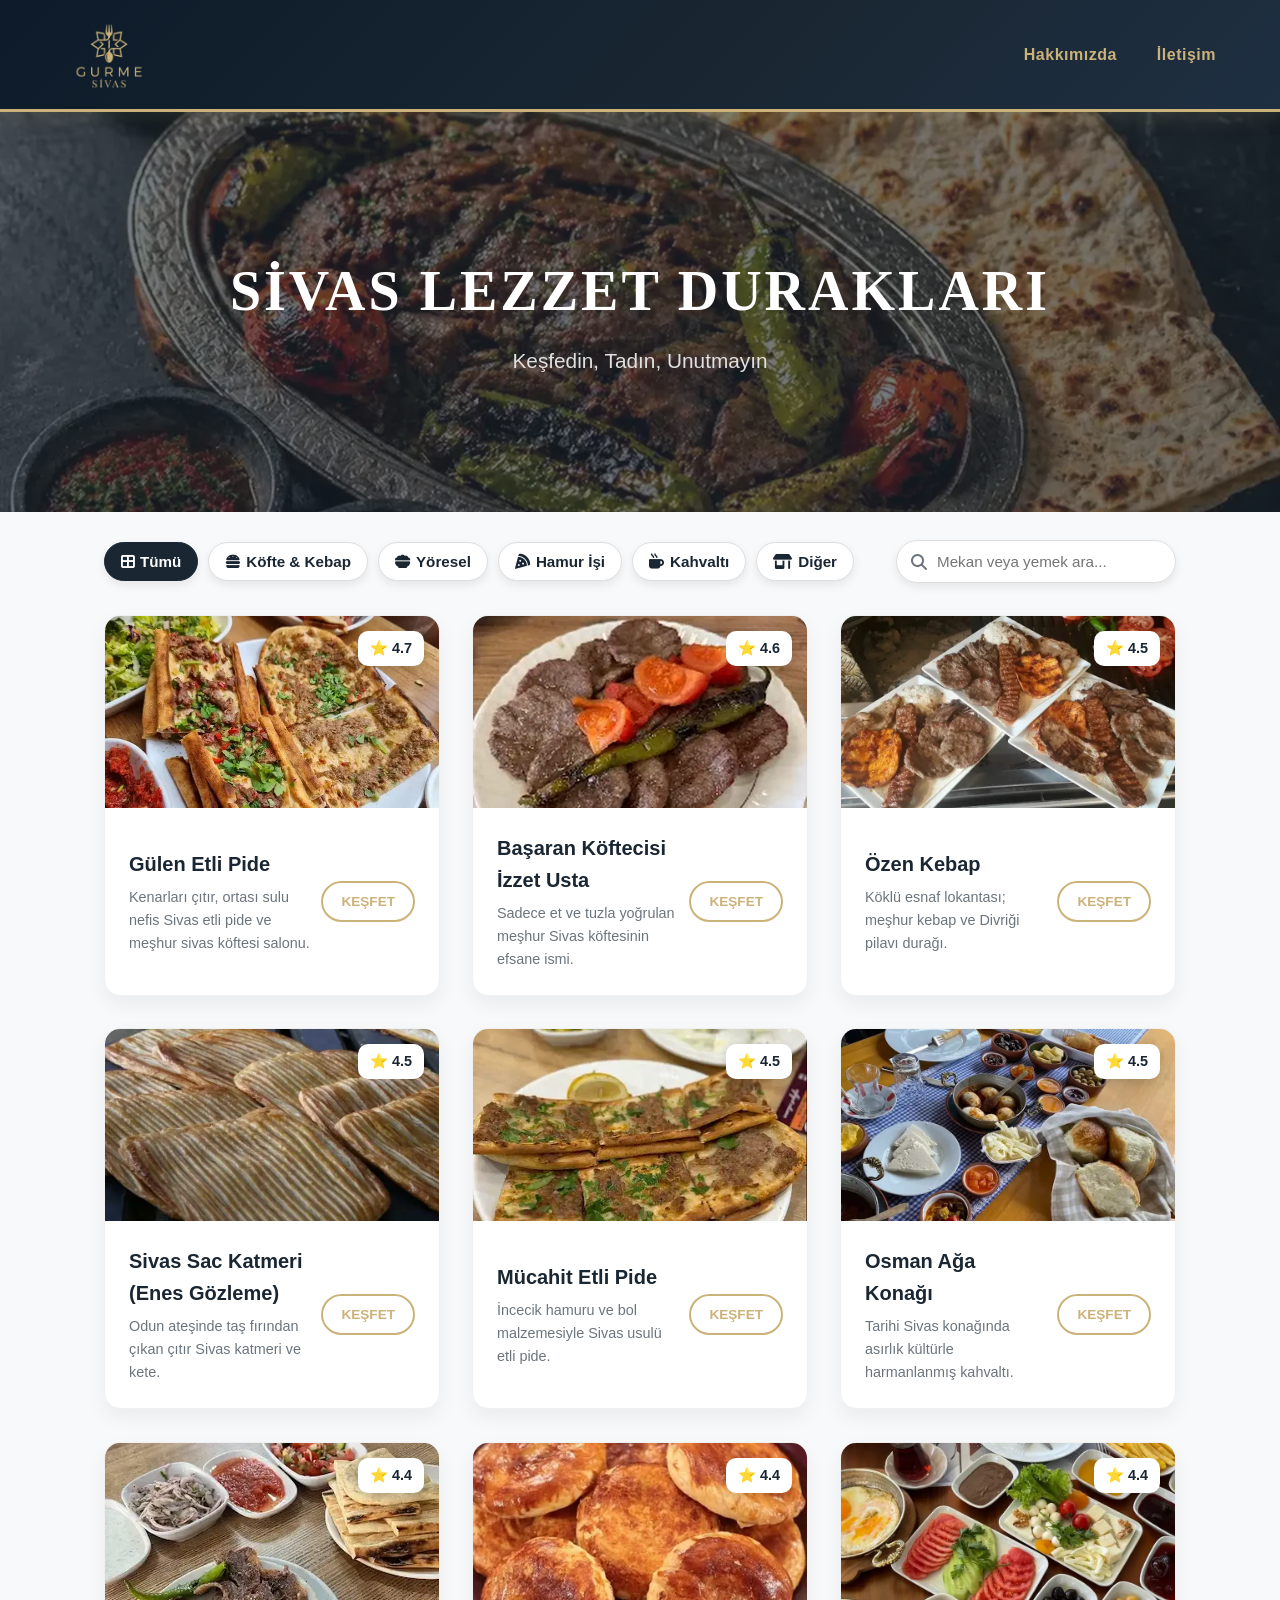
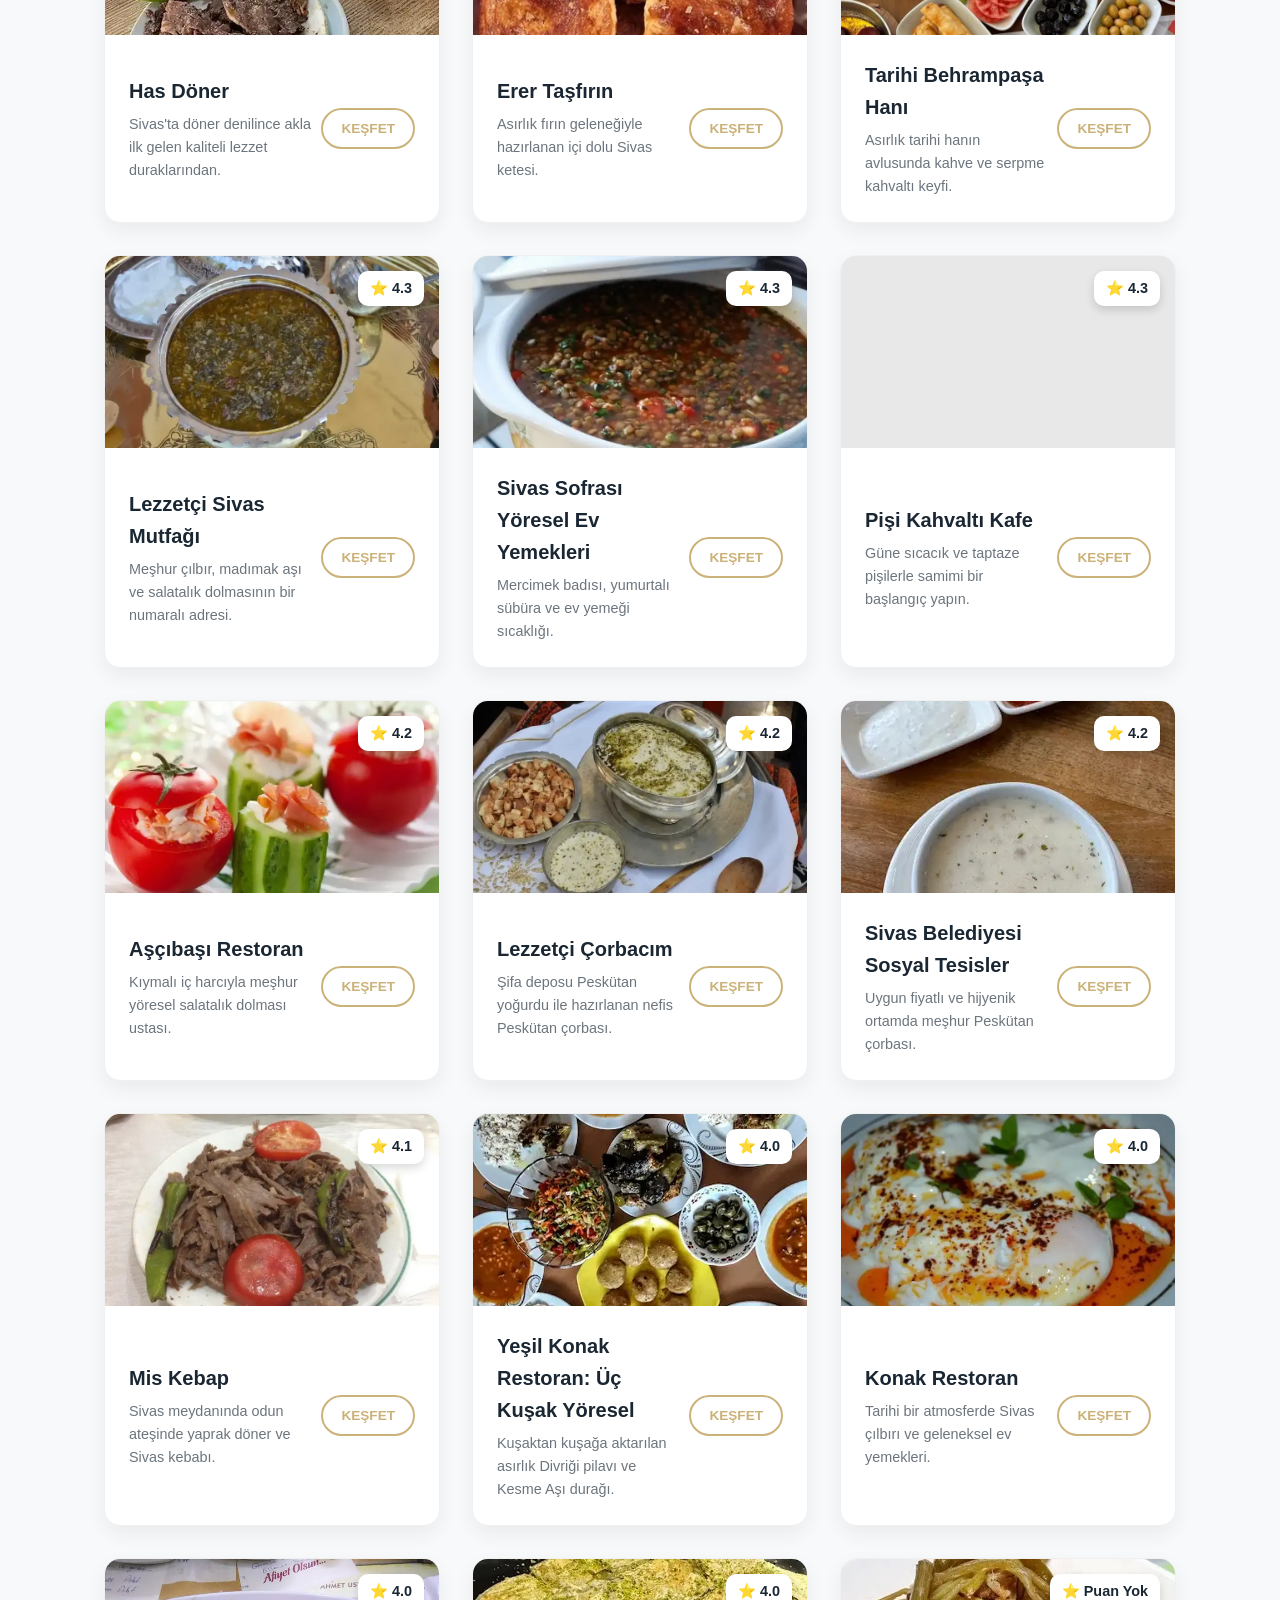
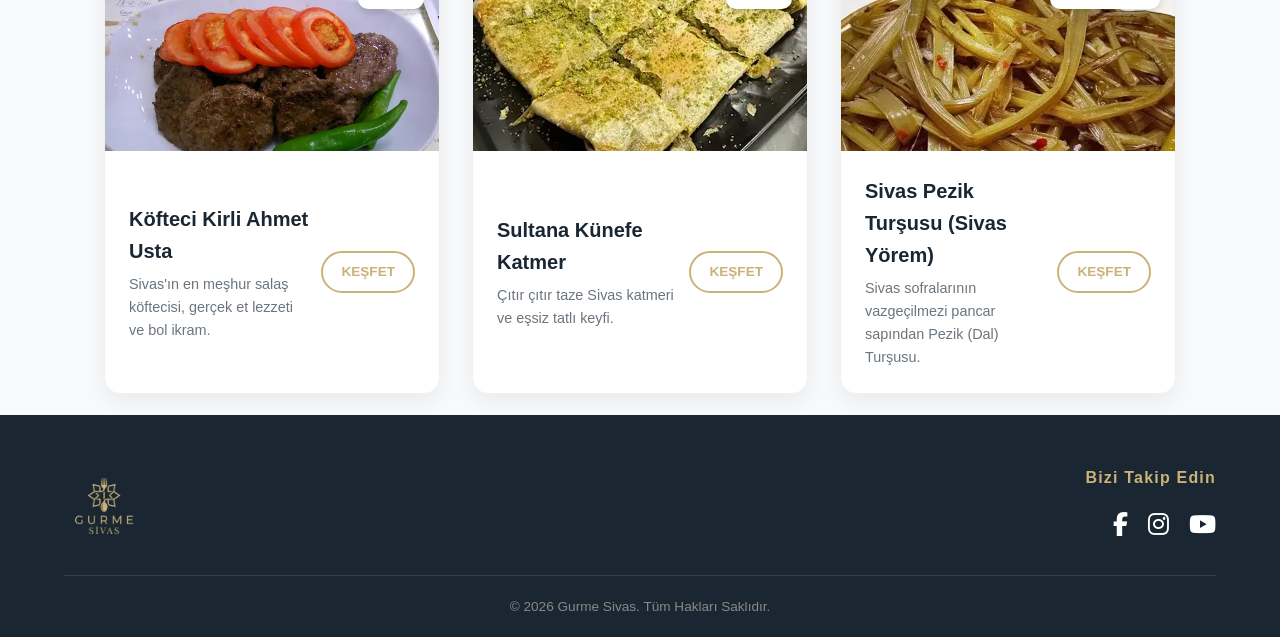
<file: index.html>
<!DOCTYPE html>
<html lang="tr">
<head>
    <meta charset="UTF-8">
    <meta name="viewport" content="width=device-width, initial-scale=1.0">
    <meta name="description" content="Sivas'ın en iyi restoranları ve yöresel lezzetleri için kapsamlı rehber. Sivas köftesi, katmer ve madımak aşı nerede yenir? En iyi mekanları keşfedin.">
    <meta http-equiv="Cache-Control" content="public, max-age=31536000">
    <link rel="icon" href="data:,">
    <title>Gurme Sivas | Sivas'ın En İyi Restoranları ve Yöresel Lezzetleri</title>

    <link rel="preconnect" href="https://cdnjs.cloudflare.com" crossorigin>
    <link rel="dns-prefetch" href="https://cdnjs.cloudflare.com">

    <link rel="preload" as="image" href="assets/images/hero-bg.webp" type="image/webp" media="(min-width: 769px)" fetchpriority="high">
    <link rel="preload" as="image" href="assets/images/hero-bg-mobile.webp" type="image/webp" media="(max-width: 768px)" fetchpriority="high">

    <link rel="preload" href="https://cdnjs.cloudflare.com/ajax/libs/font-awesome/6.4.0/webfonts/fa-solid-900.woff2" as="font" type="font/woff2" crossorigin>
    <link rel="preload" href="https://cdnjs.cloudflare.com/ajax/libs/font-awesome/6.4.0/webfonts/fa-brands-400.woff2" as="font" type="font/woff2" crossorigin>

    <style>
        * {
            margin: 0;
            padding: 0;
            box-sizing: border-box
        }

        body {
            font-family: -apple-system,BlinkMacSystemFont,"Segoe UI",Roboto,sans-serif;
            background-color: #f8f9fa;
            color: #2c3e50;
            line-height: 1.6;
            display: flex;
            flex-direction: column;
            min-height: 100vh
        }

        header {
            background: linear-gradient(135deg,#0d1b2a 0%,#1a2733 60%,#1e2f42 100%);
            border-bottom: 3px solid #cbb279;
            padding: .6rem 5%;
            position: sticky;
            top: 0;
            z-index: 1000;
            box-shadow: 0 4px 20px rgba(203,178,121,.15);
            min-height: 106px;
            display: flex;
            align-items: center;
        }

        nav {
            display: flex;
            justify-content: space-between;
            align-items: center;
            max-width: 1200px;
            margin: 0 auto;
            width: 100%
        }

        /* Logonun en-boy oranını baştan belirterek, görsel yüklenene kadar tarayıcının oradaki boşluğu korumasını ve düzenin kaymamasını sağladık. */
        .logo img {
            height: 90px;
            width: 90px;
            display: block;
            aspect-ratio: 1/1
        }

        nav ul {
            display: flex;
            list-style: none;
            gap: 2.5rem
        }

            nav ul li a {
                text-decoration: none;
                color: #cbb279;
                font-weight: 600;
                font-size: 1rem
            }

        /* Erişilebilirlik standartlarına uymak için sadece klavye/ekran okuyucu ile gezinenlere özel, doğrudan ana içeriğe atlama butonu eklendi. */
        .skip-link {
            position: absolute;
            top: -100px;
            left: 10px;
            background: #cbb279;
            color: #fff;
            padding: 10px 15px;
            z-index: 10001;
            font-weight: 700;
            border-radius: 5px;
            text-decoration: none
        }

            .skip-link:focus {
                top: 10px
            }

        /* CLS (Cumulative Layout Shift) hatasını sıfırlamak için hero alanına sabit bir min-height ve 'contain' özelliği tanımladık.
           Böylece içerik yüklenirken sayfanın geri kalanı aşağı doğru sarsılmıyor hocam. */
        .hero {
            position: relative;
            width: 100%;
            height: 400px;
            min-height: 400px;
            contain: layout style;
            overflow: hidden;
            display: flex;
            align-items: center;
            justify-content: center;
            text-align: center;
            margin-bottom: 3rem;
        }

        @media(max-width:768px) {
            .hero {
                height: 300px;
                min-height: 300px
            }
        }

        .hero-bg-img {
            position: absolute;
            top: 0;
            left: 0;
            width: 100%;
            height: 100%;
            object-fit: cover;
            object-position: center;
            z-index: 0;
        }

        .hero-overlay {
            position: absolute;
            top: 0;
            left: 0;
            width: 100%;
            height: 100%;
            background: rgba(26,39,51,.6);
            z-index: 1
        }

        .hero-content {
            position: relative;
            z-index: 2;
            color: #fff
        }

            .hero-content h1 {
                font-size: 3.5rem;
                font-family: 'Times New Roman',Times,serif;
                letter-spacing: 3px;
                margin-bottom: .5rem
            }

            .hero-content p {
                font-size: 1.3rem;
                color: #e0e0e0
            }

        @media(max-width:768px) {
            .hero-content h1 {
                font-size: 2.2rem
            }
        }

        #restaurant-grid {
            display: grid;
            grid-template-columns: repeat(3,1fr);
            gap: 2rem;
            width: 100%;
            min-height: 400px
        }

        @media(max-width:1024px) {
            #restaurant-grid {
                grid-template-columns: repeat(2,1fr)
            }
        }

        @media(max-width:768px) {
            #restaurant-grid {
                grid-template-columns: 1fr
            }
        }

        /* Restoran kartlarındaki görsellerin boyutunu aspect-ratio ile sabitledik, resimler gelene kadar yerleri hazır bekliyor. */
        .img-container {
            width: 100%;
            aspect-ratio: 400/230;
            overflow: hidden;
            background-color: #e8e8e8;
            flex-shrink: 0;
            contain: strict
        }

        .card-img {
            width: 100%;
            height: 230px;
            object-fit: cover;
            display: block
        }
    </style>

    <link rel="preload" href="style.css" as="style" onload="this.onload=null;this.rel='stylesheet'">
    <noscript><link rel="stylesheet" href="style.css"></noscript>

    <link rel="preload" href="https://cdnjs.cloudflare.com/ajax/libs/font-awesome/6.4.0/css/all.min.css" as="style" onload="this.onload=null;this.rel='stylesheet'">
    <noscript><link rel="stylesheet" href="https://cdnjs.cloudflare.com/ajax/libs/font-awesome/6.4.0/css/all.min.css"></noscript>
</head>
<body>

    <a href="#main" class="skip-link">Ana İçeriğe Atla</a>
    <header></header>

    <section class="hero">
        <img class="hero-bg-img"
             src="assets/images/hero-bg.webp"
             alt=""
             aria-hidden="true"
             fetchpriority="high"
             decoding="sync"
             width="1920"
             height="400">
        <div class="hero-overlay"></div>
        <div class="hero-content">
            <h1>SİVAS LEZZET DURAKLARI</h1>
            <p>Keşfedin, Tadın, Unutmayın</p>
        </div>
    </section>

    <main id="main">
        <div class="action-bar">
            <div class="filter-pills" id="filter-container">
                <button class="filter-btn active" data-filter="all" aria-label="Tüm mekanları göster">
                    <i class="fa-solid fa-border-all" aria-hidden="true"></i> Tümü
                </button>
                <button class="filter-btn" data-filter="Köfte & Kebap" aria-label="Köfte ve kebap mekanlarını filtrele">
                    <i class="fa-solid fa-burger" aria-hidden="true"></i> Köfte & Kebap
                </button>
                <button class="filter-btn" data-filter="Yöresel Yemekler" aria-label="Yöresel yemek mekanlarını filtrele">
                    <i class="fa-solid fa-bowl-food" aria-hidden="true"></i> Yöresel
                </button>
                <button class="filter-btn" data-filter="Pide & Hamur İşi" aria-label="Pide ve hamur işi mekanlarını filtrele">
                    <i class="fa-solid fa-pizza-slice" aria-hidden="true"></i> Hamur İşi
                </button>
                <button class="filter-btn" data-filter="Kahvaltı & Çorba" aria-label="Kahvaltı ve çorba mekanlarını filtrele">
                    <i class="fa-solid fa-mug-hot" aria-hidden="true"></i> Kahvaltı
                </button>
                <button class="filter-btn" data-filter="Şarküteri / Diğer" aria-label="Şarküteri ve diğer mekanları filtrele">
                    <i class="fa-solid fa-shop" aria-hidden="true"></i> Diğer
                </button>
            </div>
            <div class="search-container">
                <i class="fa-solid fa-magnifying-glass" aria-hidden="true"></i>
                <input type="text" id="searchInput" placeholder="Mekan veya yemek ara..." aria-label="Mekan veya yemek adına göre ara">
            </div>
        </div>
        <div id="restaurant-grid"></div>
    </main>

    <footer></footer>

    <script src="header.js" defer></script>
    <script src="footer.js" defer></script>
    <script src="data.js" defer></script>
    <script src="main.js" defer></script>
</body>
</html>
</file>
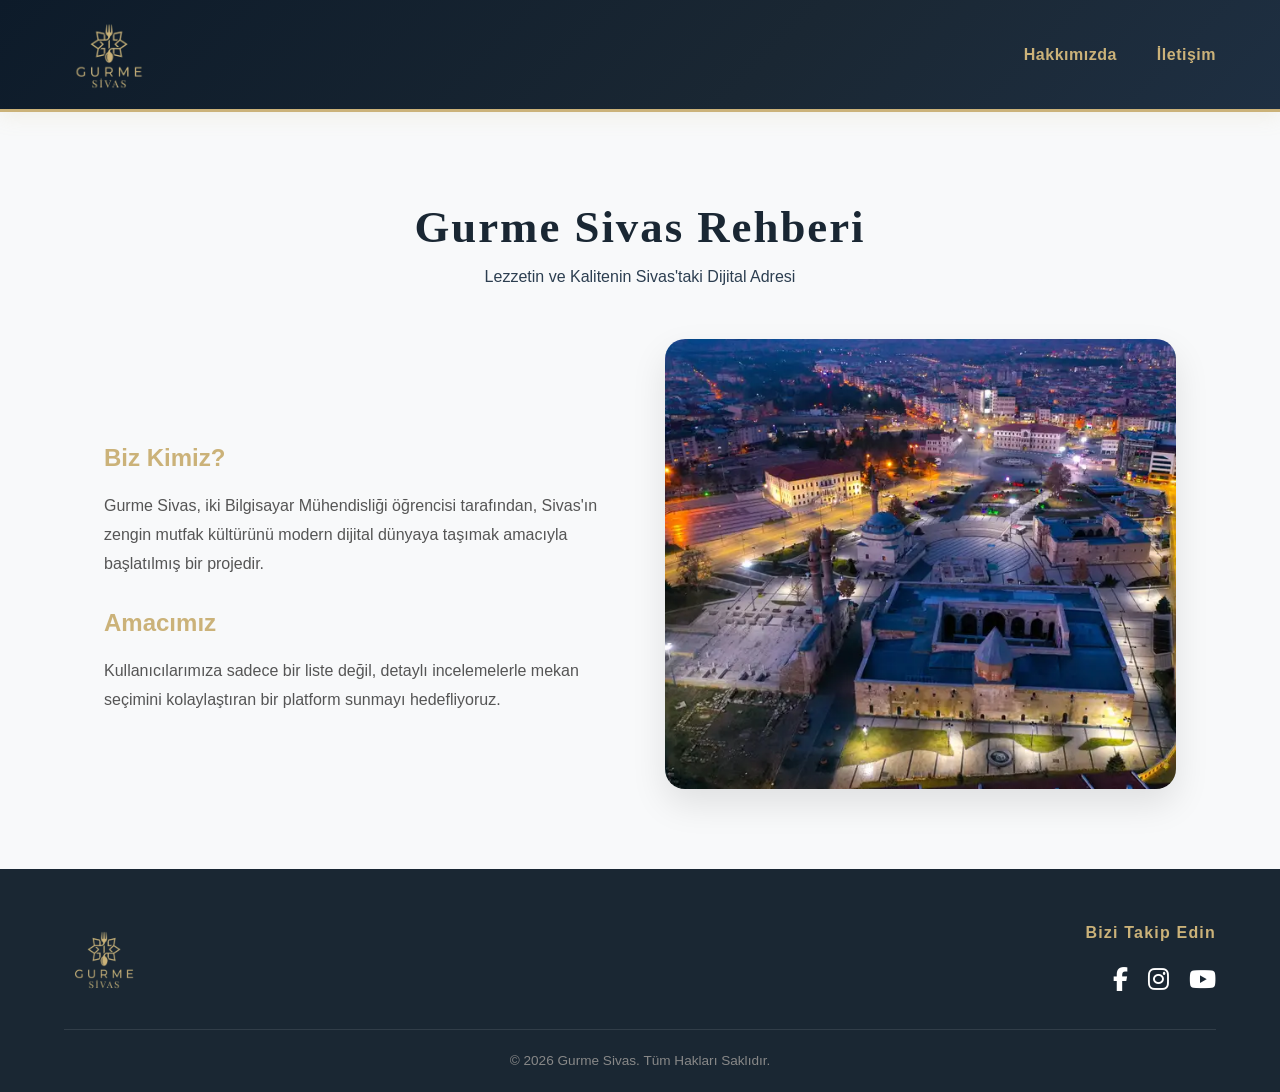
<file: about.html>
<!DOCTYPE html>
<html lang="tr">
<head>
    <meta charset="UTF-8">
    <meta name="viewport" content="width=device-width, initial-scale=1.0">
    <meta name="description" content="Gurme Sivas hakkında bilgi edinin. Sivas'ın zengin mutfak kültürünü dijital dünyaya taşıyan proje ekibimizi tanıyın.">
    <link rel="icon" href="data:,">
    <title>Hakkımızda | Gurme Sivas</title>

    <style>
        * {
            margin: 0;
            padding: 0;
            box-sizing: border-box
        }

        body {
            font-family: -apple-system,BlinkMacSystemFont,"Segoe UI",Roboto,sans-serif;
            background-color: #f8f9fa;
            color: #2c3e50;
            line-height: 1.6;
            display: flex;
            flex-direction: column;
            min-height: 100vh
        }

        header {
            background: linear-gradient(135deg,#0d1b2a 0%,#1a2733 60%,#1e2f42 100%);
            border-bottom: 3px solid #cbb279;
            padding: .6rem 5%;
            position: sticky;
            top: 0;
            z-index: 1000;
            min-height: 106px;
            display: flex;
            align-items: center;
        }

        nav {
            display: flex;
            justify-content: space-between;
            align-items: center;
            max-width: 1200px;
            margin: 0 auto;
            width: 100%
        }

            nav ul {
                display: flex;
                list-style: none;
                gap: 2.5rem
            }

                nav ul li a {
                    text-decoration: none;
                    color: #cbb279;
                    font-weight: 600;
                    font-size: 1rem
                }

        .skip-link {
            position: absolute;
            top: -100px;
            left: 10px;
            background: #cbb279;
            color: #fff;
            padding: 10px 15px;
            z-index: 10001;
            font-weight: 700;
            border-radius: 5px;
            text-decoration: none
        }

            .skip-link:focus {
                top: 10px
            }
    </style>

    <link rel="preload" href="style.css" as="style" onload="this.onload=null;this.rel='stylesheet'">
    <noscript><link rel="stylesheet" href="style.css"></noscript>

    <link rel="dns-prefetch" href="https://cdnjs.cloudflare.com">
    <link rel="preconnect" href="https://cdnjs.cloudflare.com" crossorigin>
    <link rel="preload"
          href="https://cdnjs.cloudflare.com/ajax/libs/font-awesome/6.4.0/css/all.min.css"
          as="style"
          onload="this.onload=null;this.rel='stylesheet'">
    <noscript>
        <link rel="stylesheet" href="https://cdnjs.cloudflare.com/ajax/libs/font-awesome/6.4.0/css/all.min.css">
    </noscript>
</head>
<body>

    <a href="#main" class="skip-link">Ana İçeriğe Atla</a>
    <header></header>

    <main id="main">
        <section class="about-container">
            <div class="about-header">
                <h1>Gurme Sivas Rehberi</h1>
                <p>Lezzetin ve Kalitenin Sivas'taki Dijital Adresi</p>
            </div>
            <div class="about-content">
                <div class="about-text">
                    <h2>Biz Kimiz?</h2>
                    <p>
                        Gurme Sivas, iki Bilgisayar Mühendisliği öğrencisi tarafından, Sivas'ın zengin mutfak kültürünü
                        modern dijital dünyaya taşımak amacıyla başlatılmış bir projedir.
                    </p>
                    <h2>Amacımız</h2>
                    <p>
                        Kullanıcılarımıza sadece bir liste değil, detaylı incelemelerle mekan seçimini kolaylaştıran
                        bir platform sunmayı hedefliyoruz.
                    </p>
                </div>
                <div class="about-image">
                    <img src="assets/images/sivas-manzara.webp"
                         alt="Sivas Şehir Manzarası"
                         width="600" height="450"
                         loading="lazy">
                </div>
            </div>
        </section>
    </main>

    <footer></footer>

    <script src="header.js" defer></script>
    <script src="footer.js" defer></script>
</body>
</html>
</file>
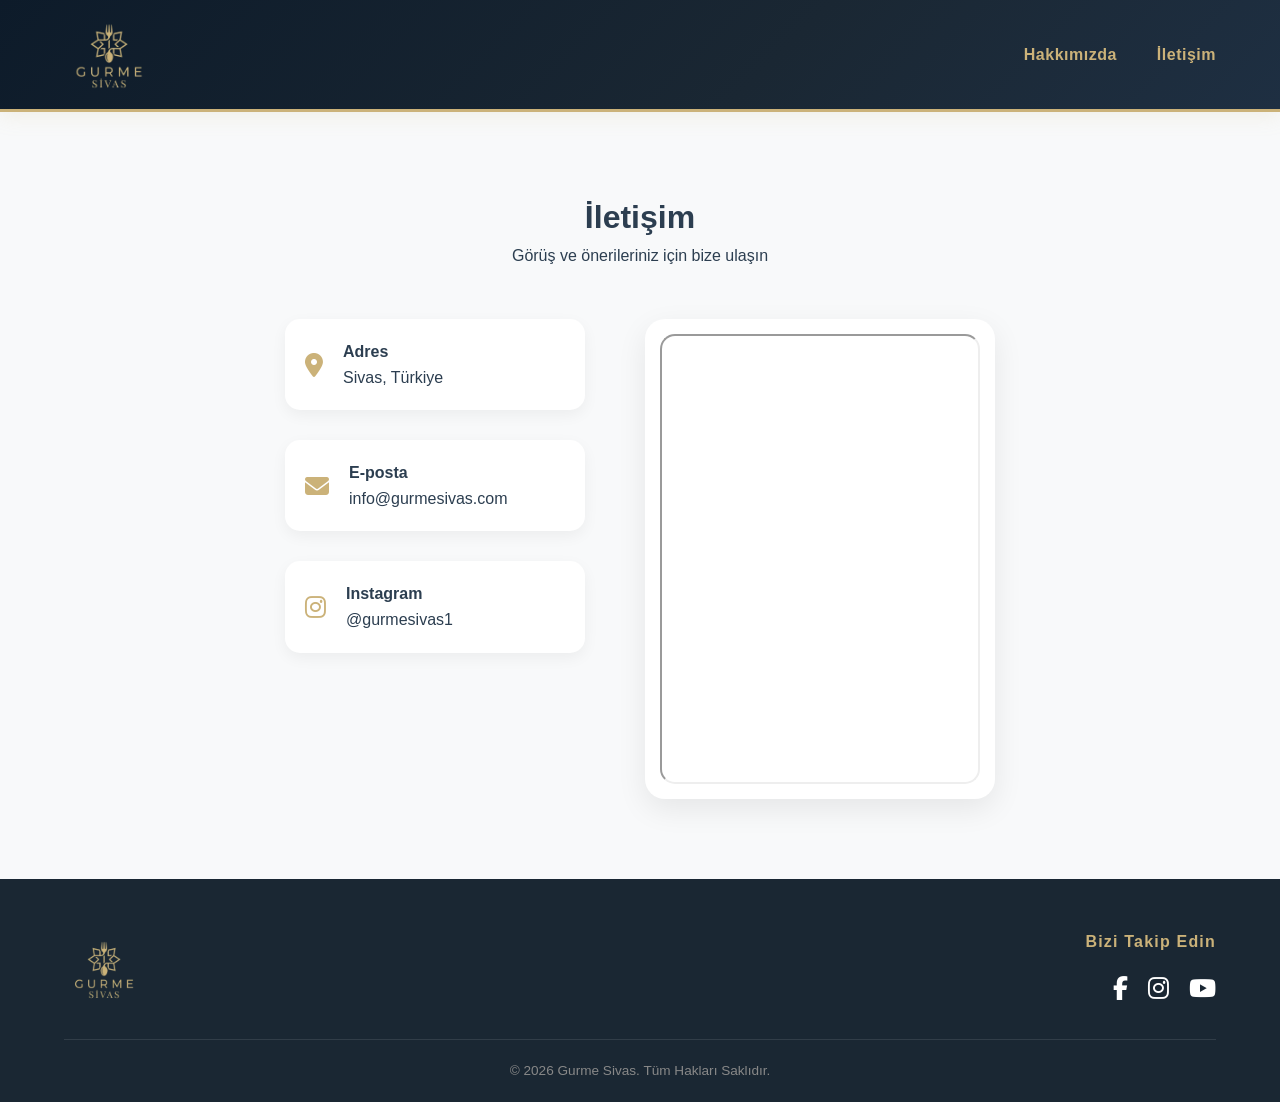
<file: contact.html>
<!DOCTYPE html>
<html lang="tr">
<head>
    <meta charset="UTF-8">
    <meta name="viewport" content="width=device-width, initial-scale=1.0">
    <meta name="description" content="Gurme Sivas ile iletişime geçin. Öneri, şikayet ve işbirliği için bize ulaşın.">
    <link rel="icon" href="data:,">
    <title>İletişim | Gurme Sivas</title>

    <style>
        * {
            margin: 0;
            padding: 0;
            box-sizing: border-box
        }

        body {
            font-family: -apple-system,BlinkMacSystemFont,"Segoe UI",Roboto,sans-serif;
            background-color: #f8f9fa;
            color: #2c3e50;
            line-height: 1.6;
            display: flex;
            flex-direction: column;
            min-height: 100vh
        }

        header {
            background: linear-gradient(135deg,#0d1b2a 0%,#1a2733 60%,#1e2f42 100%);
            border-bottom: 3px solid #cbb279;
            padding: .6rem 5%;
            position: sticky;
            top: 0;
            z-index: 1000;
            min-height: 106px;
            display: flex;
            align-items: center;
        }

        nav {
            display: flex;
            justify-content: space-between;
            align-items: center;
            max-width: 1200px;
            margin: 0 auto;
            width: 100%
        }

            nav ul {
                display: flex;
                list-style: none;
                gap: 2.5rem
            }

                nav ul li a {
                    text-decoration: none;
                    color: #cbb279;
                    font-weight: 600;
                    font-size: 1rem
                }

        .skip-link {
            position: absolute;
            top: -100px;
            left: 10px;
            background: #cbb279;
            color: #fff;
            padding: 10px 15px;
            z-index: 10001;
            font-weight: 700;
            border-radius: 5px;
            text-decoration: none
        }

            .skip-link:focus {
                top: 10px
            }
    </style>

    <link rel="preload" href="style.css" as="style" onload="this.onload=null;this.rel='stylesheet'">
    <noscript><link rel="stylesheet" href="style.css"></noscript>

    <link rel="dns-prefetch" href="https://cdnjs.cloudflare.com">
    <link rel="preconnect" href="https://cdnjs.cloudflare.com" crossorigin>
    <link rel="preload"
          href="https://cdnjs.cloudflare.com/ajax/libs/font-awesome/6.4.0/css/all.min.css"
          as="style"
          onload="this.onload=null;this.rel='stylesheet'">
    <noscript>
        <link rel="stylesheet" href="https://cdnjs.cloudflare.com/ajax/libs/font-awesome/6.4.0/css/all.min.css">
    </noscript>
</head>
<body>

    <a href="#main" class="skip-link">Ana İçeriğe Atla</a>
    <header></header>

    <main id="main">
        <div class="contact-container">
            <div class="contact-header">
                <h1>İletişim</h1>
                <p>Görüş ve önerileriniz için bize ulaşın</p>
            </div>
            <div class="contact-wrapper">
                <div class="contact-info">
                    <div class="info-item">
                        <i class="fa-solid fa-location-dot" aria-hidden="true"></i>
                        <div>
                            <strong>Adres</strong>
                            <p>Sivas, Türkiye</p>
                        </div>
                    </div>
                    <div class="info-item">
                        <i class="fa-solid fa-envelope" aria-hidden="true"></i>
                        <div>
                            <strong>E-posta</strong>
                            <p>info@gurmesivas.com</p>
                        </div>
                    </div>
                    <div class="info-item">
                        <i class="fa-brands fa-instagram" aria-hidden="true"></i>
                        <div>
                            <strong>Instagram</strong>
                            <p>@gurmesivas1</p>
                        </div>
                    </div>
                </div>
                <div class="contact-map">
                    <iframe src="https://maps.google.com/maps?q=Sivas+Merkez&output=embed"
                            title="Sivas Haritası"
                            width="100%"
                            height="450"
                            loading="lazy"
                            allowfullscreen
                            referrerpolicy="no-referrer-when-downgrade">
                    </iframe>
                </div>
            </div>
        </div>
    </main>

    <footer></footer>

    <script src="header.js" defer></script>
    <script src="footer.js" defer></script>
</body>
</html>
</file>
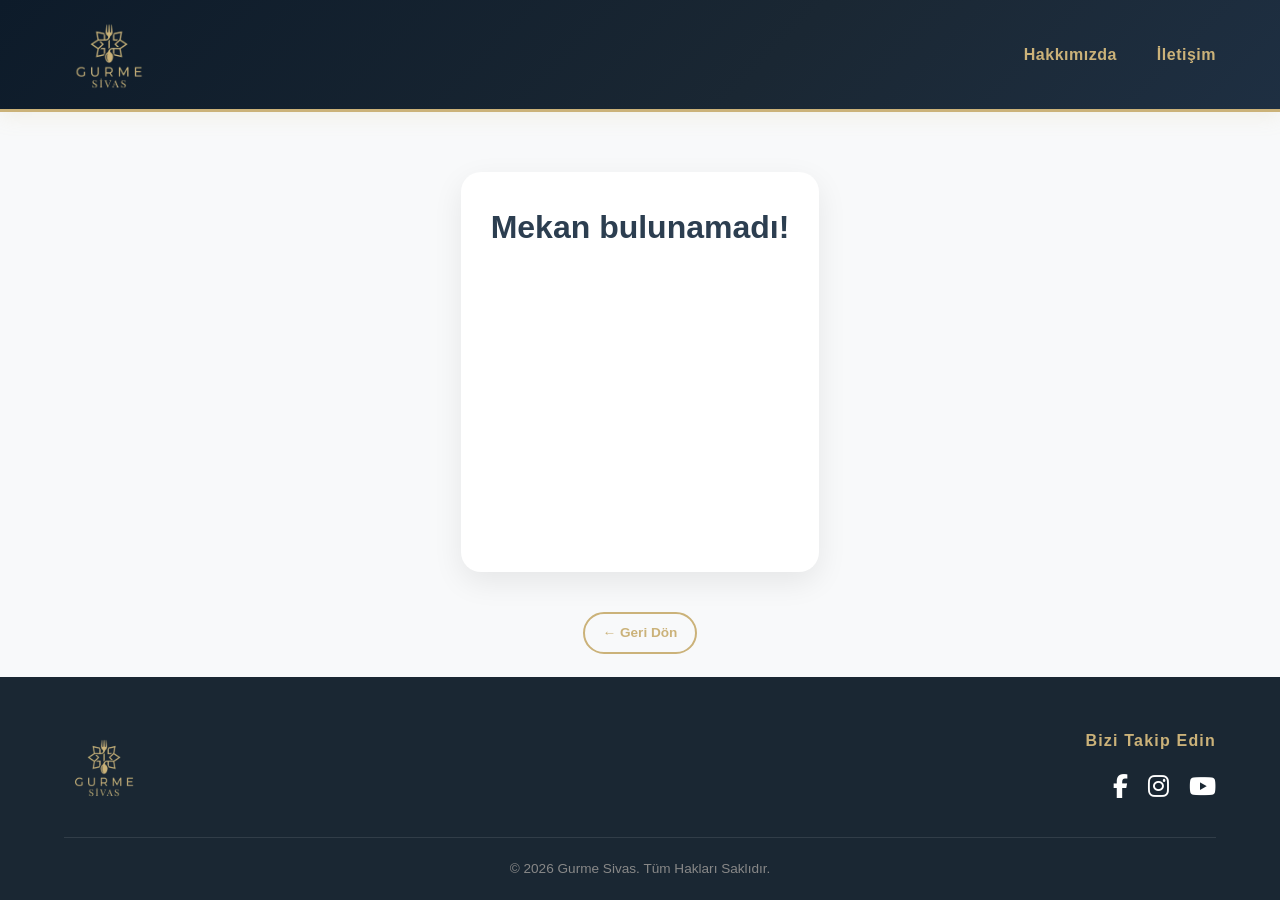
<file: detay.html>
<!DOCTYPE html>
<html lang="tr">
<head>
    <meta charset="UTF-8">
    <meta name="viewport" content="width=device-width, initial-scale=1.0">
    <meta name="description" content="Sivas yöresel lezzetleri ve en iyi restoran rehberi. Sivas köftesi, katmer ve madımak aşı nerede yenir keşfedin.">
    <link rel="icon" href="data:,">
    <title>Gurme Sivas | Restoran Detayı</title>

    <style>
        * {
            margin: 0;
            padding: 0;
            box-sizing: border-box
        }

        body {
            font-family: -apple-system,BlinkMacSystemFont,"Segoe UI",Roboto,sans-serif;
            background-color: #f8f9fa;
            color: #2c3e50;
            line-height: 1.6;
            display: flex;
            flex-direction: column;
            min-height: 100vh
        }

        header {
            background: linear-gradient(135deg,#0d1b2a 0%,#1a2733 60%,#1e2f42 100%);
            border-bottom: 3px solid #cbb279;
            padding: .6rem 5%;
            position: sticky;
            top: 0;
            z-index: 1000;
            min-height: 106px;
            display: flex;
            align-items: center;
        }

        nav {
            display: flex;
            justify-content: space-between;
            align-items: center;
            max-width: 1200px;
            margin: 0 auto;
            width: 100%
        }

            nav ul {
                display: flex;
                list-style: none;
                gap: 2.5rem
            }

                nav ul li a {
                    text-decoration: none;
                    color: #cbb279;
                    font-weight: 600;
                    font-size: 1rem
                }

        .skip-link {
            position: absolute;
            top: -100px;
            left: 10px;
            background: #cbb279;
            color: #fff;
            padding: 10px 15px;
            z-index: 10001;
            font-weight: 700;
            border-radius: 5px;
            text-decoration: none
        }

            .skip-link:focus {
                top: 10px
            }

        #detay-icerik {
            max-width: 900px;
            margin: 40px auto;
            padding: 30px;
            background: #fff;
            border-radius: 20px;
            min-height: 400px
        }
    </style>

    <link rel="preload" href="style.css" as="style" onload="this.onload=null;this.rel='stylesheet'">
    <noscript><link rel="stylesheet" href="style.css"></noscript>

    <link rel="dns-prefetch" href="https://cdnjs.cloudflare.com">
    <link rel="preconnect" href="https://cdnjs.cloudflare.com" crossorigin>
    <link rel="preload"
          href="https://cdnjs.cloudflare.com/ajax/libs/font-awesome/6.4.0/css/all.min.css"
          as="style"
          onload="this.onload=null;this.rel='stylesheet'">
    <noscript>
        <link rel="stylesheet" href="https://cdnjs.cloudflare.com/ajax/libs/font-awesome/6.4.0/css/all.min.css">
    </noscript>
</head>
<body>

    <a href="#main" class="skip-link">Ana İçeriğe Atla</a>

    <header></header>

    <main id="main" class="container">
        <div id="detay-icerik">
        </div>
        <a href="index.html" class="btn-back">← Geri Dön</a>
    </main>

    <footer></footer>

    <script src="data.js" defer></script>
    <script src="header.js" defer></script>
    <script src="footer.js" defer></script>

    <script>
        // HTML'in çizimi bittikten sonra çalışması için kodları DOMContentLoaded içerisine aldık.
        // Bu yapı sayesinde URL'deki parametreyi okuyup, restoran verilerini dinamik olarak detay sayfasına aktarıyoruz.
        document.addEventListener('DOMContentLoaded', function () {
            const urlParams = new URLSearchParams(window.location.search);
            const id = urlParams.get('id');
            const seciliRestoran = restoranlar[id];
            const detayEl = document.getElementById('detay-icerik');

            if (seciliRestoran) {
                // SEO optimizasyonu için sayfa başlığını ve meta açıklamasını girilen restoranın bilgilerine göre anlık olarak güncelliyoruz.
                document.title = seciliRestoran.ad + ' | Gurme Sivas';
                const metaDesc = document.querySelector('meta[name="description"]');
                if (metaDesc) metaDesc.setAttribute('content', seciliRestoran.aciklama);

                detayEl.innerHTML = `
                    <img src="${seciliRestoran.resim}"
                         class="detay-img"
                         alt="${seciliRestoran.ad}"
                         width="900"
                         height="506"
                         fetchpriority="high">
                    <h1>${seciliRestoran.ad}</h1>
                    <p class="kategori">${seciliRestoran.kategori}</p>
                    <div class="uzun-aciklama">${seciliRestoran.detayliYazi}</div>
                    ${seciliRestoran.adres ? `<p class="detay-adres"><strong>📍 Adres:</strong> ${seciliRestoran.adres}</p>` : ''}
                    ${seciliRestoran.telefon ? `<p class="detay-telefon"><strong>📞 Telefon:</strong> <a href="tel:${seciliRestoran.telefon.replace(/\s/g,'')}">${seciliRestoran.telefon}</a></p>` : ''}
                    <div class="harita-cerceve">
                        <h3>Konum</h3>
                        <iframe src="${seciliRestoran.konum}"
                                title="${seciliRestoran.ad} Konumu"
                                width="100%"
                                height="300"
                                style="border:0;"
                                allowfullscreen
                                loading="lazy"
                                referrerpolicy="no-referrer-when-downgrade"></iframe>
                    </div>
                `;
            } else {
                detayEl.innerHTML = "<h1>Mekan bulunamadı!</h1>";
            }
        });
    </script>
</body>
</html>
</file>
<file: style.css>
/* Font Awesome ikonları dışarıdan geldiği için tarayıcıyı bekletebiliyor. 
   Sayfanın yüklenmesini engellemesin diye 'swap' kuralını burada manuel olarak ezdik. */
@font-face {
    font-family: "Font Awesome 6 Free";
    font-style: normal;
    font-weight: 900;
    font-display: swap;
    src: url("https://cdnjs.cloudflare.com/ajax/libs/font-awesome/6.4.0/webfonts/fa-solid-900.woff2") format("woff2");
}

@font-face {
    font-family: "Font Awesome 6 Brands";
    font-style: normal;
    font-weight: 400;
    font-display: swap;
    src: url("https://cdnjs.cloudflare.com/ajax/libs/font-awesome/6.4.0/webfonts/fa-brands-400.woff2") format("woff2");
}

* {
    margin: 0;
    padding: 0;
    box-sizing: border-box;
}

body {
    font-family: 'Inter', -apple-system, BlinkMacSystemFont, "Segoe UI", Roboto, sans-serif;
    background-color: #f8f9fa;
    color: #2c3e50;
    line-height: 1.6;
    display: flex;
    flex-direction: column;
    min-height: 100vh;
}

header {
    background: linear-gradient(135deg, #0d1b2a 0%, #1a2733 60%, #1e2f42 100%);
    border-bottom: 3px solid #cbb279;
    padding: 0.6rem 5%;
    position: sticky;
    top: 0;
    z-index: 1000;
    box-shadow: 0 4px 20px rgba(203, 178, 121, 0.15);
}

nav {
    display: flex;
    justify-content: space-between;
    align-items: center;
    max-width: 1200px;
    margin: 0 auto;
}

/* Logoya önceden bir en-boy oranı (aspect-ratio) verdik ki, resim sunucudan gelene kadar sayfa düzenini bozmasın. */
.logo img {
    height: 90px;
    width: 90px;
    display: block;
    transition: transform 0.3s ease;
    aspect-ratio: 1 / 1;
}

    .logo img:hover {
        transform: scale(1.05);
    }

nav ul {
    display: flex;
    list-style: none;
    gap: 2.5rem;
}

    nav ul li a {
        text-decoration: none;
        color: #cbb279;
        font-weight: 600;
        font-size: 1rem;
        letter-spacing: 0.5px;
        transition: color 0.3s ease;
        position: relative;
    }

        nav ul li a::after {
            content: '';
            position: absolute;
            bottom: -4px;
            left: 0;
            width: 0;
            height: 2px;
            background: #cbb279;
            transition: width 0.3s ease;
        }

        nav ul li a:hover {
            color: #ffffff;
        }

            nav ul li a:hover::after {
                width: 100%;
                background: #ffffff;
            }

/* Sitenin en büyük görseli burada olduğu için yüklenirken sayfa kaymalarına (CLS) sebep oluyordu. 
   Bunu çözmek için alana min-height tanımladık ve 'contain' özelliğiyle mizanpajı izole ettik. */
.hero {
    position: relative;
    width: 100%;
    height: 400px;
    min-height: 400px;
    contain: layout style;
    overflow: hidden;
    display: flex;
    align-items: center;
    justify-content: center;
    text-align: center;
    margin-bottom: 3rem;
}

@media (max-width: 768px) {
    .hero {
        height: 300px;
        min-height: 300px;
    }
}

.hero-bg-img {
    position: absolute;
    top: 0;
    left: 0;
    width: 100%;
    height: 100%;
    object-fit: cover;
    object-position: center;
    z-index: 0;
}

.hero-overlay {
    position: absolute;
    top: 0;
    left: 0;
    width: 100%;
    height: 100%;
    background: rgba(26, 39, 51, 0.6);
    z-index: 1;
}

.hero-content {
    position: relative;
    z-index: 2;
    color: white;
}

    .hero-content h1 {
        font-size: 3.5rem;
        font-family: 'Times New Roman', Times, serif;
        letter-spacing: 3px;
        margin-bottom: 0.5rem;
    }

@media (max-width: 768px) {
    .hero-content h1 {
        font-size: 2.2rem;
    }
}

.hero-content p {
    font-size: 1.3rem;
    color: #e0e0e0;
}

main {
    flex: 1;
    display: flex;
    flex-direction: column;
    justify-content: flex-start;
    align-items: center;
    width: 100%;
    max-width: 1200px;
    margin: 0 auto;
    padding: 20px 5%;
}

.action-bar {
    display: flex;
    justify-content: space-between;
    align-items: center;
    width: 100%;
    margin-top: -40px;
    margin-bottom: 2rem;
    position: relative;
    z-index: 10;
    gap: 20px;
}

.filter-pills {
    display: flex;
    justify-content: flex-start;
    align-items: center;
    gap: 10px;
    flex-wrap: nowrap;
}

.filter-btn {
    background: white;
    color: #1a2733;
    border: 1px solid #ddd;
    padding: 10px 16px;
    border-radius: 30px;
    font-size: 0.95rem;
    font-weight: 600;
    cursor: pointer;
    box-shadow: 0 4px 10px rgba(0,0,0,0.08);
    transition: all 0.3s ease;
    display: flex;
    align-items: center;
    gap: 6px;
    white-space: nowrap;
}

    .filter-btn.active {
        background-color: #1a2733;
        color: white;
        border-color: #1a2733;
    }

.search-container {
    position: relative;
    width: 280px;
    flex-shrink: 0;
}

    .search-container i {
        position: absolute;
        left: 15px;
        top: 50%;
        transform: translateY(-50%);
        color: #6c757d;
        font-size: 1rem;
    }

#searchInput {
    width: 100%;
    padding: 12px 15px 12px 40px;
    border-radius: 25px;
    border: 1px solid #ddd;
    font-size: 0.95rem;
    background-color: white;
    box-shadow: 0 4px 10px rgba(0,0,0,0.08);
    outline: none;
    transition: all 0.3s ease;
    font-family: inherit;
}

    #searchInput:focus {
        border-color: #cbb279;
        box-shadow: 0 4px 15px rgba(203, 178, 121, 0.2);
    }

/* Kapsayıcıya min-height vererek veriler gelene kadar sayfanın çökmesini önledik hocam. */
#restaurant-grid {
    display: grid;
    grid-template-columns: repeat(3, 1fr);
    gap: 2rem;
    width: 100%;
    min-height: 400px;
}

@media (max-width: 1024px) {
    .action-bar {
        flex-wrap: wrap;
        justify-content: center;
    }

    .filter-pills {
        flex-wrap: wrap;
        justify-content: center;
    }

    #restaurant-grid {
        grid-template-columns: repeat(2, 1fr);
    }
}

@media (max-width: 768px) {
    #restaurant-grid {
        grid-template-columns: 1fr;
    }

    .action-bar {
        margin-top: -20px;
    }

    .search-container {
        width: 100%;
    }

    #detay-icerik {
        margin: 20px auto;
        padding: 15px;
    }

    .harita-cerceve {
        margin: 20px auto;
        padding: 10px;
    }
}

a.card, .card {
    background: white;
    border-radius: 16px;
    overflow: hidden;
    box-shadow: 0 8px 20px rgba(0,0,0,0.06);
    transition: transform 0.3s ease, box-shadow 0.3s ease;
    border: 1px solid #f0f0f0;
    position: relative;
    display: flex;
    flex-direction: column;
    text-decoration: none;
    color: inherit;
    cursor: pointer;
    will-change: transform;
}

    .card:hover {
        transform: translateY(-8px);
        box-shadow: 0 16px 35px rgba(0,0,0,0.12);
    }

/* Tarayıcıya resimlerin boyutunu önceden 'aspect-ratio' ile bildirdik. 
   Resim yüklenirken kullanıcı o sarsıntıyı hissetmiyor, kutular sabit kalıyor. */
.img-container {
    width: 100%;
    aspect-ratio: 400 / 230;
    overflow: hidden;
    background-color: #e8e8e8;
    flex-shrink: 0;
    contain: strict;
}

.card-img {
    width: 100%;
    height: 230px;
    object-fit: cover;
    display: block;
}

.card-body {
    padding: 1.5rem;
    display: flex;
    justify-content: space-between;
    align-items: center;
    flex-grow: 1;
}

.card-info {
    flex: 1;
    padding-right: 10px;
}

    .card-info h3 {
        font-size: 1.25rem;
        color: #1a2733;
        margin-bottom: 6px;
    }

    .card-info p {
        font-size: 0.9rem;
        color: #6c757d;
    }

.btn-kesfet {
    background: transparent;
    color: #cbb279;
    border: 2px solid #cbb279;
    padding: 8px 18px;
    border-radius: 25px;
    font-size: 0.85rem;
    font-weight: bold;
    cursor: pointer;
    transition: all 0.3s ease;
    margin: 0;
}

    .btn-kesfet:hover {
        background: #cbb279;
        color: white;
    }

.btn-back {
    background: transparent;
    color: #cbb279;
    border: 2px solid #cbb279;
    padding: 8px 18px;
    border-radius: 25px;
    font-size: 0.85rem;
    font-weight: bold;
    cursor: pointer;
    transition: all 0.3s ease;
    margin: 0;
    text-decoration: none;
    display: inline-block;
}

    .btn-back:hover {
        background: #cbb279;
        color: white;
    }

.puan-etiketi {
    position: absolute;
    top: 15px;
    right: 15px;
    background-color: white;
    color: #1a2733;
    padding: 6px 12px;
    border-radius: 10px;
    font-weight: 800;
    font-size: 0.9rem;
    box-shadow: 0 4px 10px rgba(0,0,0,0.15);
}

footer {
    background-color: #1a2733;
    padding: 50px 5% 20px 5%;
    width: 100%;
}

.footer-container {
    max-width: 1200px;
    margin: 0 auto;
    display: flex;
    flex-wrap: wrap;
    justify-content: space-between;
    align-items: center;
}

.footer-logo {
    display: flex;
    align-items: center;
}

    .footer-logo img {
        height: 80px;
        width: 80px;
        display: block;
        transition: transform 0.3s ease;
        aspect-ratio: 1 / 1;
    }

        .footer-logo img:hover {
            transform: scale(1.05);
        }

.footer-social {
    display: flex;
    flex-direction: column;
    align-items: flex-end;
}

    .footer-social h4 {
        color: #cbb279;
        margin-bottom: 15px;
        font-size: 1rem;
        letter-spacing: 1.2px;
    }

.social-icons {
    display: flex;
    gap: 20px;
}

    .social-icons a {
        color: white;
        font-size: 1.5rem;
        transition: 0.3s ease;
    }

        .social-icons a:hover {
            color: #cbb279;
        }

.footer-bottom {
    flex-basis: 100%;
    text-align: center;
    margin-top: 30px;
    padding-top: 20px;
    border-top: 1px solid rgba(255, 255, 255, 0.1);
}

    .footer-bottom p {
        color: #888;
        font-size: 0.85rem;
        margin: 0;
    }

#detay-icerik {
    max-width: 900px;
    margin: 40px auto;
    padding: 30px;
    background-color: white;
    border-radius: 20px;
    box-shadow: 0 10px 30px rgba(0,0,0,0.08);
    text-align: center;
}

.detay-img {
    width: 100%;
    max-height: 500px;
    object-fit: cover;
    border-radius: 15px;
    margin-bottom: 30px;
    display: block;
    aspect-ratio: 16 / 9;
}

.harita-cerceve {
    width: 100%;
    max-width: 700px;
    margin: 40px auto;
    padding: 20px;
    background: white;
    border-radius: 15px;
    border: 1px solid #eee;
}

.about-container {
    padding: 60px 0;
    animation: fadeIn 0.8s ease;
}

.about-header {
    text-align: center;
    margin-bottom: 50px;
}

    .about-header h1 {
        font-size: 2.8rem;
        color: #1a2733;
        font-family: 'Times New Roman', Times, serif;
        letter-spacing: 2px;
    }

.about-content {
    display: flex;
    gap: 50px;
    align-items: center;
    flex-wrap: wrap;
}

.about-text {
    flex: 1;
    min-width: 300px;
}

    .about-text h2 {
        color: #cbb279;
        margin-top: 25px;
        margin-bottom: 15px;
    }

    .about-text p {
        color: #555;
        line-height: 1.8;
    }

.about-image {
    flex: 1;
    min-width: 300px;
}

    .about-image img {
        width: 100%;
        border-radius: 20px;
        box-shadow: 0 15px 35px rgba(0,0,0,0.1);
        display: block;
        aspect-ratio: 4 / 3;
        object-fit: cover;
    }

@keyframes fadeIn {
    from {
        opacity: 0;
        transform: translateY(20px);
    }

    to {
        opacity: 1;
        transform: translateY(0);
    }
}

.contact-container {
    padding: 60px 0;
    max-width: 1200px;
    margin: 0 auto;
}

.contact-header {
    text-align: center;
    margin-bottom: 50px;
}

.contact-wrapper {
    display: flex;
    gap: 60px;
    flex-wrap: wrap;
    justify-content: center;
}

.contact-info {
    flex: 1;
    min-width: 300px;
}

.info-item {
    display: flex;
    align-items: center;
    gap: 20px;
    margin-bottom: 30px;
    background: white;
    padding: 20px;
    border-radius: 15px;
    box-shadow: 0 5px 15px rgba(0,0,0,0.05);
}

    .info-item i {
        font-size: 1.5rem;
        color: #cbb279;
    }

.contact-form {
    flex: 1.5;
    min-width: 300px;
    background: white;
    padding: 40px;
    border-radius: 20px;
    box-shadow: 0 10px 30px rgba(0,0,0,0.08);
}

.contact-map {
    flex: 1.5;
    min-width: 350px;
    background: white;
    padding: 15px;
    border-radius: 20px;
    box-shadow: 0 10px 30px rgba(0,0,0,0.08);
    overflow: hidden;
    line-height: 0;
    min-height: 480px;
}

    .contact-map iframe {
        border-radius: 15px;
        width: 100%;
        height: 450px;
        display: block;
    }

.detay-adres,
.detay-telefon {
    text-align: left;
    margin: 8px 0;
    color: #555;
    font-size: 0.95rem;
}

    .detay-telefon a {
        color: #cbb279;
        text-decoration: none;
        font-weight: 600;
    }

        .detay-telefon a:hover {
            text-decoration: underline;
        }

/* Erişilebilirlik skorunu yüksek tutmak adına klavye navigasyonunu kolaylaştıran 'ana içeriğe atla' bağlantısını tasarladık. */
.skip-link {
    position: absolute;
    top: -100px;
    left: 10px;
    background: #cbb279;
    color: white;
    padding: 10px 15px;
    z-index: 10001;
    font-weight: bold;
    border-radius: 5px;
    text-decoration: none;
    transition: top 0.3s;
}

    .skip-link:focus {
        top: 10px;
    }
</file>
